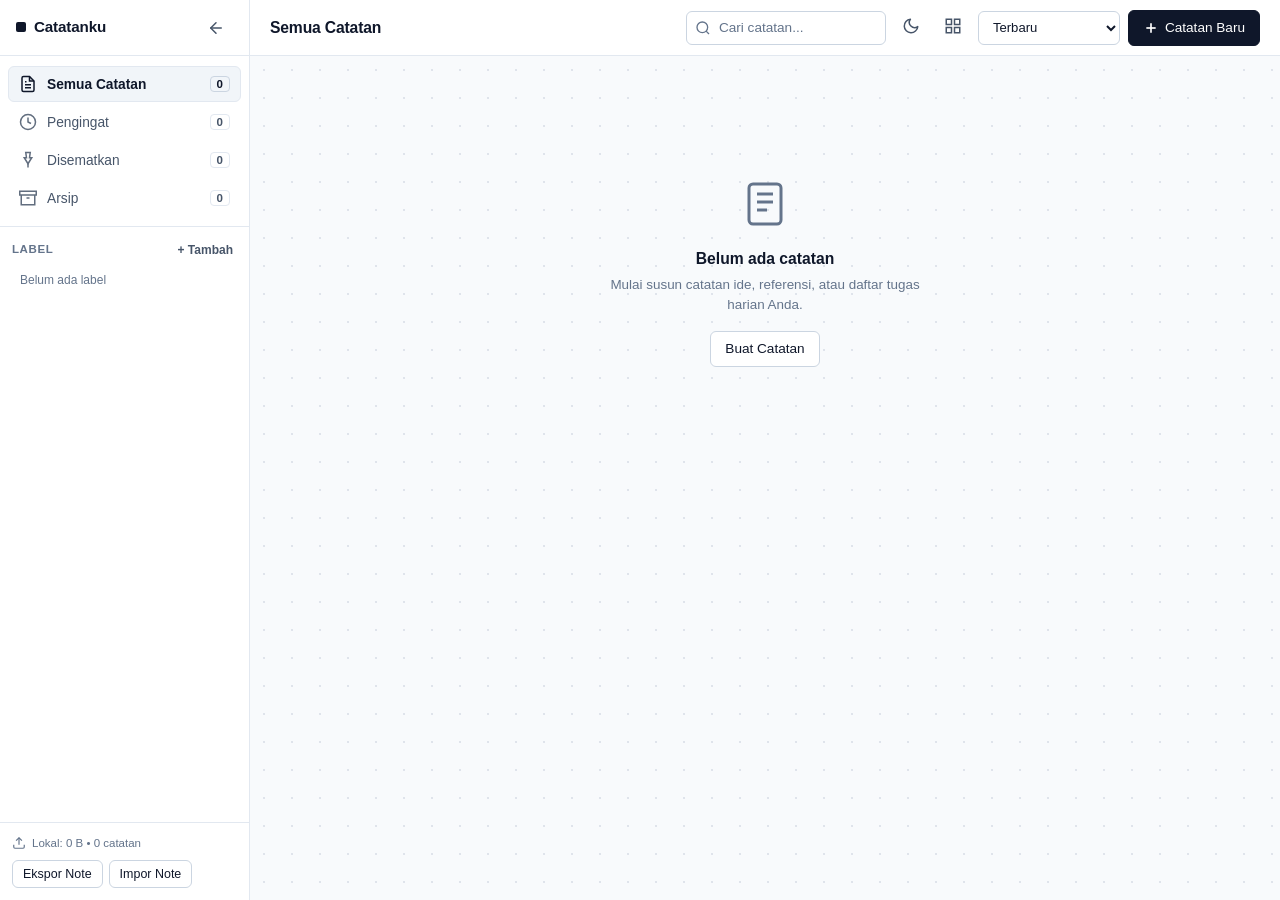
<file: index.html>
<!doctype html>
<html lang="id">
  <head>
    <meta charset="UTF-8" />
    <meta
      name="viewport"
      content="width=device-width, initial-scale=1.0, maximum-scale=1.0, user-scalable=no, viewport-fit=cover"
    />

    <!-- PWA Meta Tags -->
    <meta name="theme-color" content="#0f172a" />
    <meta name="mobile-web-app-capable" content="yes" />
    <meta name="apple-mobile-web-app-capable" content="yes" />
    <meta
      name="apple-mobile-web-app-status-bar-style"
      content="black-translucent"
    />
    <meta name="apple-mobile-web-app-title" content="Catatanku" />
    <meta name="application-name" content="Catatanku" />
    <meta
      name="description"
      content="Aplikasi catatan dan pengingat pribadi berbasis offline dengan penyimpanan lokal."
    />
    <meta name="format-detection" content="telephone=no" />

    <!-- PWA Manifest -->
    <link rel="manifest" href="manifest.json" />

    <!-- Icons -->
    <link rel="icon" type="image/svg+xml" href="icons/icon.svg" />
    <link rel="apple-touch-icon" href="icons/icon-192.png" />

    <title>Catatanku</title>
    <link rel="stylesheet" href="style.css" />
  </head>
  <body>
    <div class="app-container">
      <!-- Sidebar -->
      <aside class="sidebar" id="sidebar">
        <div class="sidebar-header">
          <div class="brand">
            <span class="brand-mark"></span>
            <span class="brand-title">Catatanku</span>
          </div>
          <button
            class="btn-icon sidebar-toggle-btn"
            id="closeSidebar"
            aria-label="Sembunyikan menu samping"
            title="Sembunyikan menu samping"
          >
            <svg
              width="18"
              height="18"
              viewBox="0 0 24 24"
              fill="none"
              stroke="currentColor"
              stroke-width="2"
              stroke-linecap="round"
              stroke-linejoin="round"
            >
              <line x1="19" y1="12" x2="5" y2="12" />
              <polyline points="12 19 5 12 12 5" />
            </svg>
          </button>
        </div>

        <div class="sidebar-nav">
          <button class="nav-item active" data-filter="all">
            <svg
              class="nav-icon"
              width="18"
              height="18"
              viewBox="0 0 24 24"
              fill="none"
              stroke="currentColor"
              stroke-width="2"
            >
              <path d="M14 2H6a2 2 0 00-2 2v16a2 2 0 002 2h12a2 2 0 002-2V8z" />
              <path d="M14 2v6h6" />
              <path d="M16 13H8" />
              <path d="M16 17H8" />
              <path d="M10 9H8" />
            </svg>
            <span>Semua Catatan</span>
            <span class="badge" id="badgeAll">0</span>
          </button>
          <button class="nav-item" data-filter="reminder">
            <svg
              class="nav-icon"
              width="18"
              height="18"
              viewBox="0 0 24 24"
              fill="none"
              stroke="currentColor"
              stroke-width="2"
            >
              <circle cx="12" cy="12" r="10" />
              <path d="M12 6v6l4 2" />
            </svg>
            <span>Pengingat</span>
            <span class="badge" id="badgeReminder">0</span>
          </button>
          <button class="nav-item" data-filter="pinned">
            <svg
              class="nav-icon"
              width="18"
              height="18"
              viewBox="0 0 24 24"
              fill="none"
              stroke="currentColor"
              stroke-width="2"
            >
              <path d="M12 17v5" />
              <path d="M9 2h6l-1 7h3l-5 8-5-8h3z" />
            </svg>
            <span>Disematkan</span>
            <span class="badge" id="badgePinned">0</span>
          </button>
          <button class="nav-item" data-filter="archived">
            <svg
              class="nav-icon"
              width="18"
              height="18"
              viewBox="0 0 24 24"
              fill="none"
              stroke="currentColor"
              stroke-width="2"
            >
              <path d="M21 8v13H3V8" />
              <path d="M1 3h22v5H1z" />
              <path d="M10 12h4" />
            </svg>
            <span>Arsip</span>
            <span class="badge" id="badgeArchived">0</span>
          </button>
        </div>

        <div class="sidebar-section">
          <div class="sidebar-section-header">
            <h3>Label</h3>
            <button class="btn-text" id="addLabelBtn" title="Tambah label">
              + Tambah
            </button>
          </div>
          <div id="labelList" class="label-list">
            <!-- Labels rendered here -->
          </div>
        </div>

        <div class="sidebar-footer">
          <div class="storage-info">
            <svg
              width="14"
              height="14"
              viewBox="0 0 24 24"
              fill="none"
              stroke="currentColor"
              stroke-width="2"
            >
              <path d="M21 15v4a2 2 0 01-2 2H5a2 2 0 01-2-2v-4" />
              <polyline points="17 8 12 3 7 8" />
              <line x1="12" y1="3" x2="12" y2="15" />
            </svg>
            <span id="storageInfo">Data tersimpan lokal</span>
          </div>
          <div class="pwa-actions">
            <button
              class="btn btn-secondary btn-sm"
              id="exportBtn"
              title="Cadangkan catatan ke file JSON"
            >
              Ekspor Note
            </button>
            <button
              class="btn btn-secondary btn-sm"
              id="importBtn"
              title="Pulihkan catatan dari file JSON"
            >
              Impor Note
            </button>
          </div>
          <input
            type="file"
            id="importFile"
            accept=".json"
            style="display: none"
          />
        </div>
      </aside>

      <!-- Sidebar Overlay (mobile) -->
      <div class="sidebar-overlay" id="sidebarOverlay"></div>

      <!-- Main Content -->
      <main class="main-content">
        <!-- Top Bar -->
        <header class="topbar">
          <div class="topbar-left">
            <button
              class="btn-icon"
              id="openSidebar"
              aria-label="Buka menu navigasi"
            >
              <svg
                width="20"
                height="20"
                viewBox="0 0 24 24"
                fill="none"
                stroke="currentColor"
                stroke-width="2"
              >
                <line x1="3" y1="12" x2="21" y2="12" />
                <line x1="3" y1="6" x2="21" y2="6" />
                <line x1="3" y1="18" x2="21" y2="18" />
              </svg>
            </button>
            <h2 id="pageTitle">Semua Catatan</h2>
          </div>

          <div class="topbar-right">
            <div class="search-box">
              <svg
                class="search-icon"
                width="16"
                height="16"
                viewBox="0 0 24 24"
                fill="none"
                stroke="currentColor"
                stroke-width="2"
              >
                <circle cx="11" cy="11" r="8" />
                <line x1="21" y1="21" x2="16.65" y2="16.65" />
              </svg>
              <input
                type="text"
                id="searchInput"
                placeholder="Cari catatan..."
                aria-label="Cari catatan"
              />
            </div>
            <button
              class="btn-icon"
              id="themeToggle"
              aria-label="Ganti mode terang atau gelap"
              title="Ganti mode tema (Terang / Gelap)"
            >
              <span id="themeIcon">
                <svg
                  width="18"
                  height="18"
                  viewBox="0 0 24 24"
                  fill="none"
                  stroke="currentColor"
                  stroke-width="2"
                  stroke-linecap="round"
                  stroke-linejoin="round"
                >
                  <path d="M21 12.79A9 9 0 1 1 11.21 3 7 7 0 0 0 21 12.79z" />
                </svg>
              </span>
            </button>
            <button
              class="btn-icon"
              id="toggleView"
              aria-label="Ganti tampilan grid atau list"
              title="Ubah tampilan"
            >
              <span id="viewIcon">
                <svg
                  width="18"
                  height="18"
                  viewBox="0 0 24 24"
                  fill="none"
                  stroke="currentColor"
                  stroke-width="2"
                >
                  <rect x="3" y="3" width="7" height="7" />
                  <rect x="14" y="3" width="7" height="7" />
                  <rect x="14" y="14" width="7" height="7" />
                  <rect x="3" y="14" width="7" height="7" />
                </svg>
              </span>
            </button>
            <div class="sort-wrapper">
              <select
                id="sortSelect"
                class="sort-select"
                title="Urutkan catatan"
                aria-label="Urutkan catatan"
              >
                <option value="newest">Terbaru</option>
                <option value="oldest">Terlama</option>
                <option value="alpha">A – Z</option>
                <option value="reminder">Waktu Pengingat</option>
              </select>
            </div>
            <button class="btn btn-primary btn-new-note" id="topbarNewNote">
              <svg
                width="16"
                height="16"
                viewBox="0 0 24 24"
                fill="none"
                stroke="currentColor"
                stroke-width="2.5"
              >
                <line x1="12" y1="5" x2="12" y2="19" />
                <line x1="5" y1="12" x2="19" y2="12" />
              </svg>
              <span>Catatan Baru</span>
            </button>
          </div>
        </header>

        <!-- Offline Banner -->
        <div class="offline-banner" id="offlineBanner" style="display: none">
          <svg
            width="16"
            height="16"
            viewBox="0 0 24 24"
            fill="none"
            stroke="currentColor"
            stroke-width="2"
          >
            <line x1="1" y1="1" x2="23" y2="23" />
            <path d="M16.72 11.06A10.94 10.94 0 0119 12.55" />
            <path d="M5 12.55a10.94 10.94 0 015.17-2.39" />
            <path d="M10.71 5.05A16 16 0 0122.58 9" />
            <path d="M1.42 9a15.91 15.91 0 014.7-2.88" />
            <path d="M8.53 16.11a6 6 0 016.95 0" />
            <line x1="12" y1="20" x2="12.01" y2="20" />
          </svg>
          <span>Mode Offline — Seluruh data tetap tersimpan secara lokal</span>
        </div>

        <!-- Install Banner -->
        <div class="install-banner" id="installBanner" style="display: none">
          <div class="install-banner-text">
            <strong>Pasang Catatanku di Perangkat</strong>
            <span
              >Akses cepat dari layar utama dan dapat digunakan saat
              offline</span
            >
          </div>
          <div class="install-banner-actions">
            <button class="btn btn-secondary btn-sm" id="installBtn">
              Pasang
            </button>
            <button
              class="btn-icon btn-sm"
              id="dismissInstall"
              aria-label="Tutup pemberitahuan"
            >
              <svg
                width="16"
                height="16"
                viewBox="0 0 24 24"
                fill="none"
                stroke="currentColor"
                stroke-width="2"
              >
                <path d="M18 6L6 18M6 6l12 12" />
              </svg>
            </button>
          </div>
        </div>

        <!-- Notes Grid -->
        <div class="notes-container" id="notesContainer">
          <div class="notes-grid" id="notesGrid">
            <!-- Notes rendered here -->
          </div>
          <div class="empty-state" id="emptyState" style="display: none">
            <div class="empty-illustration">
              <svg
                width="48"
                height="48"
                viewBox="0 0 24 24"
                fill="none"
                stroke="currentColor"
                stroke-width="1.5"
              >
                <rect x="4" y="2" width="16" height="20" rx="2" />
                <line x1="8" y1="7" x2="16" y2="7" />
                <line x1="8" y1="11" x2="16" y2="11" />
                <line x1="8" y1="15" x2="13" y2="15" />
              </svg>
            </div>
            <h3 id="emptyTitle">Belum ada catatan</h3>
            <p id="emptyDesc">Mulai buat catatan atau daftar tugas baru.</p>
            <button class="btn btn-secondary" onclick="openNewNote()">
              Buat Catatan
            </button>
          </div>
        </div>

        <!-- Mobile Action Button -->
        <button
          class="fab"
          id="fabAdd"
          title="Catatan Baru"
          aria-label="Tambah catatan baru"
        >
          <svg
            width="22"
            height="22"
            viewBox="0 0 24 24"
            fill="none"
            stroke="currentColor"
            stroke-width="2.5"
          >
            <line x1="12" y1="5" x2="12" y2="19" />
            <line x1="5" y1="12" x2="19" y2="12" />
          </svg>
        </button>
      </main>
    </div>

    <!-- Modal: Note Editor -->
    <div class="modal-overlay" id="noteModal" role="dialog" aria-modal="true">
      <div class="modal" id="noteModalContent">
        <div class="modal-header">
          <h2 id="modalTitle">Catatan Baru</h2>
          <button class="btn-icon" id="closeModal" aria-label="Tutup modal">
            <svg
              width="18"
              height="18"
              viewBox="0 0 24 24"
              fill="none"
              stroke="currentColor"
              stroke-width="2"
            >
              <path d="M18 6L6 18M6 6l12 12" />
            </svg>
          </button>
        </div>
        <div class="modal-body">
          <div class="form-group">
            <input
              type="text"
              id="noteTitle"
              placeholder="Judul catatan"
              class="input-title"
              maxlength="120"
            />
          </div>

          <div class="form-group color-select-group">
            <span class="control-label">Aksen Warna</span>
            <div class="color-options" id="colorOptions">
              <button
                class="color-dot active"
                data-color="#ffffff"
                style="background: #ffffff"
                title="Netral"
              ></button>
              <button
                class="color-dot"
                data-color="#f8fafc"
                style="background: #f1f5f9"
                title="Slate"
              ></button>
              <button
                class="color-dot"
                data-color="#fefce8"
                style="background: #fef08a"
                title="Kuning"
              ></button>
              <button
                class="color-dot"
                data-color="#f0fdf4"
                style="background: #bbf7d0"
                title="Hijau"
              ></button>
              <button
                class="color-dot"
                data-color="#eff6ff"
                style="background: #bfdbfe"
                title="Biru"
              ></button>
              <button
                class="color-dot"
                data-color="#fdf2f8"
                style="background: #fbcfe8"
                title="Mawar"
              ></button>
              <button
                class="color-dot"
                data-color="#faf5ff"
                style="background: #e9d5ff"
                title="Ungu"
              ></button>
              <button
                class="color-dot"
                data-color="#fff7ed"
                style="background: #fed7aa"
                title="Amber"
              ></button>
            </div>
          </div>

          <div class="form-group">
            <textarea
              id="noteContent"
              placeholder="Ketik isi catatan di sini..."
              rows="8"
            ></textarea>
          </div>

          <div class="form-group checklist-section">
            <label class="toggle-control">
              <input type="checkbox" id="enableChecklist" />
              <span class="toggle-text">Aktifkan Daftar Tugas (Checklist)</span>
            </label>
            <div
              id="checklistContainer"
              class="checklist-container"
              style="display: none"
            >
              <div id="checklistItems"></div>
              <div class="checklist-add">
                <input
                  type="text"
                  id="checklistInput"
                  placeholder="Tambah butir tugas..."
                />
                <button
                  class="btn btn-secondary btn-sm"
                  id="addChecklistItem"
                  type="button"
                >
                  Tambah
                </button>
              </div>
            </div>
          </div>

          <div class="form-group reminder-section">
            <label class="toggle-control">
              <input type="checkbox" id="enableReminder" />
              <span class="toggle-text">Atur Pengingat Waktu</span>
            </label>
            <div
              id="reminderFields"
              class="reminder-fields"
              style="display: none"
            >
              <input
                type="datetime-local"
                id="reminderDate"
                class="input-control"
              />
              <select id="reminderRepeat" class="input-control">
                <option value="none">Satu kali (tidak berulang)</option>
                <option value="daily">Setiap hari</option>
                <option value="weekly">Setiap minggu</option>
                <option value="monthly">Setiap bulan</option>
              </select>
            </div>
          </div>

          <div class="form-group">
            <span class="control-label">Label Kategori</span>
            <div id="labelSelector" class="label-chips">
              <!-- Label chips rendered here -->
            </div>
          </div>
        </div>
        <div class="modal-footer">
          <button class="btn btn-secondary" id="cancelNote">Batal</button>
          <button class="btn btn-primary" id="saveNote">Simpan Catatan</button>
        </div>
      </div>
    </div>

    <!-- Modal: Label Editor -->
    <div class="modal-overlay" id="labelModal" role="dialog" aria-modal="true">
      <div class="modal modal-sm">
        <div class="modal-header">
          <h2>Tambah Label</h2>
          <button class="btn-icon close-label-modal" aria-label="Tutup modal">
            <svg
              width="18"
              height="18"
              viewBox="0 0 24 24"
              fill="none"
              stroke="currentColor"
              stroke-width="2"
            >
              <path d="M18 6L6 18M6 6l12 12" />
            </svg>
          </button>
        </div>
        <div class="modal-body">
          <div class="form-group">
            <label class="control-label" for="labelName">Nama Label</label>
            <input
              type="text"
              id="labelName"
              placeholder="Contoh: Pekerjaan, Ide, Belanja"
              maxlength="30"
              class="input-control"
            />
          </div>
          <div class="form-group">
            <span class="control-label">Warna Label</span>
            <div class="color-options" id="labelColorOptions">
              <button
                class="color-dot active"
                data-color="#dc2626"
                style="background: #dc2626"
              ></button>
              <button
                class="color-dot"
                data-color="#2563eb"
                style="background: #2563eb"
              ></button>
              <button
                class="color-dot"
                data-color="#16a34a"
                style="background: #16a34a"
              ></button>
              <button
                class="color-dot"
                data-color="#d97706"
                style="background: #d97706"
              ></button>
              <button
                class="color-dot"
                data-color="#7c3aed"
                style="background: #7c3aed"
              ></button>
              <button
                class="color-dot"
                data-color="#475569"
                style="background: #475569"
              ></button>
            </div>
          </div>
        </div>
        <div class="modal-footer">
          <button class="btn btn-secondary close-label-modal">Batal</button>
          <button class="btn btn-primary" id="saveLabel">Simpan Label</button>
        </div>
      </div>
    </div>

    <!-- Modal: Confirm Delete -->
    <div class="modal-overlay" id="deleteModal" role="dialog" aria-modal="true">
      <div class="modal modal-sm">
        <div class="modal-header">
          <h2>Hapus Catatan</h2>
          <button class="btn-icon close-delete-modal" aria-label="Tutup modal">
            <svg
              width="18"
              height="18"
              viewBox="0 0 24 24"
              fill="none"
              stroke="currentColor"
              stroke-width="2"
            >
              <path d="M18 6L6 18M6 6l12 12" />
            </svg>
          </button>
        </div>
        <div class="modal-body">
          <p>
            Catatan ini akan dihapus secara permanen dari perangkat lokal.
            Tindakan ini tidak dapat dibatalkan.
          </p>
        </div>
        <div class="modal-footer">
          <button class="btn btn-secondary close-delete-modal">Batal</button>
          <button class="btn btn-danger" id="confirmDelete">Hapus</button>
        </div>
      </div>
    </div>

    <!-- Toast Notification -->
    <div class="toast-container" id="toastContainer" aria-live="polite"></div>

    <!-- Reminder Alert -->
    <div
      class="reminder-alert-overlay"
      id="reminderAlert"
      style="display: none"
      role="dialog"
      aria-modal="true"
    >
      <div class="reminder-alert">
        <div class="reminder-alert-icon">
          <svg
            width="32"
            height="32"
            viewBox="0 0 24 24"
            fill="none"
            stroke="currentColor"
            stroke-width="2"
          >
            <circle cx="12" cy="12" r="10" />
            <path d="M12 6v6l4 2" />
          </svg>
        </div>
        <h3 id="reminderAlertTitle">Pengingat Waktu</h3>
        <p id="reminderAlertText">Waktu untuk catatan ini telah tiba.</p>
        <button class="btn btn-primary" id="dismissReminder">Selesai</button>
      </div>
    </div>

    <script src="app.js"></script>
  </body>
</html>
</file>
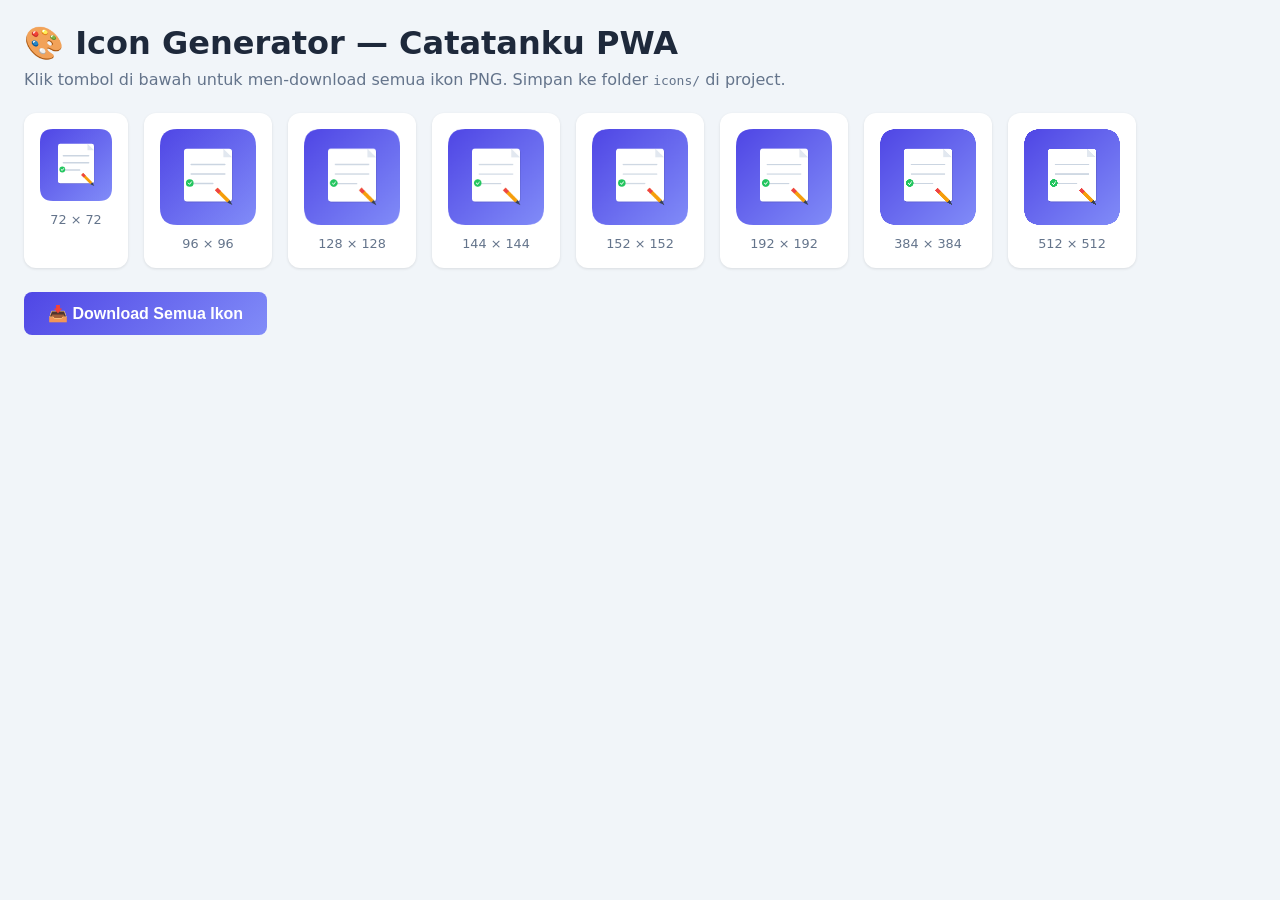
<file: generate-icons.html>
<!DOCTYPE html>
<html lang="id">
<head>
    <meta charset="UTF-8">
    <meta name="viewport" content="width=device-width, initial-scale=1.0">
    <title>Icon Generator - Catatanku</title>
    <style>
        * { box-sizing: border-box; margin: 0; padding: 0; }
        body { font-family: 'Segoe UI', system-ui, sans-serif; background: #f1f5f9; padding: 24px; }
        h1 { color: #1e293b; margin-bottom: 8px; }
        p { color: #64748b; margin-bottom: 24px; }
        .icons { display: flex; flex-wrap: wrap; gap: 16px; margin-bottom: 24px; }
        .icon-item { background: white; border-radius: 12px; padding: 16px; text-align: center; box-shadow: 0 1px 3px rgba(0,0,0,0.1); }
        .icon-item canvas { display: block; margin: 0 auto 8px; border-radius: 8px; }
        .icon-item span { font-size: 0.8rem; color: #64748b; }
        .btn { padding: 12px 24px; background: linear-gradient(135deg, #4f46e5, #818cf8); color: white; border: none; border-radius: 8px; font-size: 1rem; font-weight: 600; cursor: pointer; }
        .btn:hover { box-shadow: 0 4px 12px rgba(79,70,229,0.4); }
        .status { margin-top: 16px; color: #22c55e; font-weight: 600; display: none; }
    </style>
</head>
<body>
    <h1>🎨 Icon Generator — Catatanku PWA</h1>
    <p>Klik tombol di bawah untuk men-download semua ikon PNG. Simpan ke folder <code>icons/</code> di project.</p>
    <div class="icons" id="preview"></div>
    <button class="btn" onclick="downloadAll()">📥 Download Semua Ikon</button>
    <div class="status" id="status">✅ Semua ikon berhasil di-download!</div>

<script>
const sizes = [72, 96, 128, 144, 152, 192, 384, 512];

function roundRect(ctx, x, y, w, h, r) {
    ctx.beginPath();
    ctx.moveTo(x + r, y);
    ctx.lineTo(x + w - r, y);
    ctx.quadraticCurveTo(x + w, y, x + w, y + r);
    ctx.lineTo(x + w, y + h - r);
    ctx.quadraticCurveTo(x + w, y + h, x + w - r, y + h);
    ctx.lineTo(x + r, y + h);
    ctx.quadraticCurveTo(x, y + h, x, y + h - r);
    ctx.lineTo(x, y + r);
    ctx.quadraticCurveTo(x, y, x + r, y);
    ctx.closePath();
}

function createIcon(size) {
    const canvas = document.createElement('canvas');
    canvas.width = size;
    canvas.height = size;
    const ctx = canvas.getContext('2d');
    const s = size;

    // === Background ===
    roundRect(ctx, 0, 0, s, s, s * 0.18);
    const grad = ctx.createLinearGradient(0, 0, s, s);
    grad.addColorStop(0, '#4f46e5');
    grad.addColorStop(1, '#818cf8');
    ctx.fillStyle = grad;
    ctx.fill();

    // === Note paper ===
    const nw = s * 0.50, nh = s * 0.55;
    const nx = (s - nw) / 2, ny = (s - nh) / 2 - s * 0.02;
    const nr = s * 0.03;

    // Shadow
    ctx.fillStyle = 'rgba(0,0,0,0.12)';
    roundRect(ctx, nx + s*0.006, ny + s*0.01, nw, nh, nr);
    ctx.fill();

    // Paper
    ctx.fillStyle = '#ffffff';
    roundRect(ctx, nx, ny, nw, nh, nr);
    ctx.fill();

    // Fold corner
    const fold = s * 0.09;
    ctx.fillStyle = '#e2e8f0';
    ctx.beginPath();
    ctx.moveTo(nx + nw - fold, ny);
    ctx.lineTo(nx + nw, ny + fold);
    ctx.lineTo(nx + nw - fold, ny + fold);
    ctx.closePath();
    ctx.fill();

    // Lines
    ctx.strokeStyle = '#cbd5e1';
    ctx.lineWidth = Math.max(1.5, s * 0.012);
    ctx.lineCap = 'round';
    for (let i = 0; i < 3; i++) {
        const ly = ny + nh * 0.3 + i * nh * 0.18;
        const lx1 = nx + nw * 0.15;
        const lx2 = i === 2 ? nx + nw * 0.6 : nx + nw * 0.85;
        ctx.beginPath();
        ctx.moveTo(lx1, ly);
        ctx.lineTo(lx2, ly);
        ctx.stroke();
    }

    // === Pencil ===
    ctx.save();
    ctx.translate(nx + nw * 0.80, ny + nh * 0.88);
    ctx.rotate(-Math.PI / 4);
    const pw = s * 0.038, pl = s * 0.18;

    // Body
    ctx.fillStyle = '#f59e0b';
    ctx.fillRect(-pw/2, -pl/2, pw, pl);
    // Eraser
    ctx.fillStyle = '#ef4444';
    ctx.fillRect(-pw/2, -pl/2, pw, pw * 1.3);
    // Tip
    ctx.fillStyle = '#374151';
    ctx.beginPath();
    ctx.moveTo(-pw/2, pl/2);
    ctx.lineTo(pw/2, pl/2);
    ctx.lineTo(0, pl/2 + pw * 1.5);
    ctx.closePath();
    ctx.fill();
    ctx.restore();

    // === Checkmark badge ===
    const bx = nx + nw * 0.12, by = ny + nh * 0.65;
    const br = s * 0.04;
    ctx.fillStyle = '#22c55e';
    ctx.beginPath();
    ctx.arc(bx, by, br, 0, Math.PI * 2);
    ctx.fill();

    // Checkmark
    ctx.strokeStyle = '#ffffff';
    ctx.lineWidth = Math.max(1, s * 0.008);
    ctx.lineCap = 'round';
    ctx.lineJoin = 'round';
    ctx.beginPath();
    ctx.moveTo(bx - br*0.4, by);
    ctx.lineTo(bx - br*0.05, by + br*0.35);
    ctx.lineTo(bx + br*0.45, by - br*0.3);
    ctx.stroke();

    return canvas;
}

// Preview
const preview = document.getElementById('preview');
const canvases = {};

sizes.forEach(size => {
    const canvas = createIcon(size);
    canvases[size] = canvas;

    const div = document.createElement('div');
    div.className = 'icon-item';

    // Show scaled preview (max 96px display)
    const displaySize = Math.min(size, 96);
    canvas.style.width = displaySize + 'px';
    canvas.style.height = displaySize + 'px';

    div.appendChild(canvas);
    const span = document.createElement('span');
    span.textContent = size + ' × ' + size;
    div.appendChild(span);
    preview.appendChild(div);
});

function downloadAll() {
    let i = 0;
    sizes.forEach(size => {
        setTimeout(() => {
            const canvas = canvases[size];
            const link = document.createElement('a');
            link.download = 'icon-' + size + '.png';
            link.href = canvas.toDataURL('image/png');
            link.click();
        }, i * 300);
        i++;
    });

    setTimeout(() => {
        document.getElementById('status').style.display = 'block';
    }, sizes.length * 300 + 200);
}
</script>
</body>
</html>
</file>
<file: style.css>
/* ===== Anti-Slop Design System: Disciplined Utility & Editorial UI ===== */
:root {
    --bg: #f8fafc;
    --surface: #ffffff;
    --surface-subtle: #f1f5f9;
    --surface-hover: #e2e8f0;
    --border: #e2e8f0;
    --border-strong: #cbd5e1;
    --border-focus: #0f172a;

    --text: #0f172a;
    --text-secondary: #475569;
    --text-muted: #64748b;

    --primary: #0f172a;
    --primary-hover: #1e293b;
    --primary-text: #ffffff;

    --accent: #2563eb;
    --danger: #dc2626;
    --danger-hover: #b91c1c;
    --success: #16a34a;
    --warning: #d97706;

    --radius-xs: 4px;
    --radius-sm: 6px;
    --radius-md: 8px;
    --radius-lg: 12px;

    --shadow-hairline: 0 1px 2px rgba(15, 23, 42, 0.05);
    --shadow-dropdown: 0 4px 12px rgba(15, 23, 42, 0.08), 0 1px 3px rgba(15, 23, 42, 0.06);
    --shadow-modal: 0 12px 36px rgba(15, 23, 42, 0.16), 0 2px 6px rgba(15, 23, 42, 0.08);

    --sidebar-width: 250px;
    --topbar-height: 56px;
    
    /* Tactile Motion Tokens */
    --duration-fast: 120ms;
    --duration-normal: 180ms;
    --ease-out-snappy: cubic-bezier(0.16, 1, 0.3, 1);
    --ease-in-out: cubic-bezier(0.4, 0, 0.2, 1);
    --transition: 0.14s cubic-bezier(0.4, 0, 0.2, 1);

    --safe-top: env(safe-area-inset-top, 0px);
    --safe-bottom: env(safe-area-inset-bottom, 0px);
}

/* ===== Dark Mode Theme Tokens (Purposeful Slate Palette) ===== */
[data-theme="dark"] {
    --bg: #090d16;
    --surface: #111827;
    --surface-subtle: #1e293b;
    --surface-hover: #334155;
    --border: #1e293b;
    --border-strong: #334155;
    --border-focus: #f8fafc;

    --text: #f8fafc;
    --text-secondary: #94a3b8;
    --text-muted: #64748b;

    --primary: #f8fafc;
    --primary-hover: #e2e8f0;
    --primary-text: #0f172a;

    --accent: #3b82f6;
    --danger: #ef4444;
    --danger-hover: #dc2626;
    --success: #22c55e;
    --warning: #f59e0b;

    --shadow-hairline: 0 1px 3px rgba(0, 0, 0, 0.45);
    --shadow-dropdown: 0 6px 18px rgba(0, 0, 0, 0.55), 0 2px 4px rgba(0, 0, 0, 0.4);
    --shadow-modal: 0 16px 40px rgba(0, 0, 0, 0.75), 0 4px 10px rgba(0, 0, 0, 0.5);
}

[data-theme="dark"] .notes-container {
    background-image: radial-gradient(rgba(255, 255, 255, 0.08) 1px, transparent 1px);
}

[data-theme="dark"] textarea,
[data-theme="dark"] .input-control,
[data-theme="dark"] .sort-select,
[data-theme="dark"] .search-box input,
[data-theme="dark"] .checklist-add input {
    background: #0b1120;
    color: #f8fafc;
    border-color: #334155;
}

[data-theme="dark"] textarea:focus,
[data-theme="dark"] .input-control:focus,
[data-theme="dark"] .sort-select:focus,
[data-theme="dark"] .search-box input:focus,
[data-theme="dark"] .checklist-add input:focus {
    border-color: #f8fafc;
}

[data-theme="dark"] .offline-banner {
    background: #78350f;
    border-color: #92400e;
    color: #fef3c7;
}

[data-theme="dark"] .reminder-alert-icon {
    background: #78350f;
    color: #fef3c7;
}

[data-theme="dark"] .checklist-container {
    background: #0b1120;
    border-color: #1e293b;
}

[data-theme="dark"] .checklist-item {
    border-color: #1e293b;
}

[data-theme="dark"] .note-card {
    background-color: var(--card-dark-bg, #111827) !important;
    border-color: #1e293b;
}

[data-theme="dark"] .note-card[data-has-custom-color="true"] {
    border-left: 3px solid var(--card-light-bg);
}

[data-theme="dark"] .note-card .note-card-title {
    color: #f8fafc !important;
}

[data-theme="dark"] .note-card .note-card-content {
    color: #94a3b8 !important;
}

[data-theme="dark"] .note-card .note-card-date {
    color: #64748b !important;
}

[data-theme="dark"] .note-card:hover {
    border-color: #475569;
}

*, *::before, *::after {
    box-sizing: border-box;
    margin: 0;
    padding: 0;
}

html {
    -webkit-text-size-adjust: 100%;
    -webkit-tap-highlight-color: transparent;
}

body {
    font-family: -apple-system, BlinkMacSystemFont, "Segoe UI", Roboto, "Helvetica Neue", Arial, sans-serif;
    background: var(--bg);
    color: var(--text);
    line-height: 1.5;
    overflow: hidden;
    height: 100vh;
    height: 100dvh;
    overscroll-behavior-y: contain;
    -webkit-font-smoothing: antialiased;
}

/* ===== Accessible Focus Rings ===== */
:focus-visible {
    outline: 2px solid var(--border-focus);
    outline-offset: 2px;
}

/* ===== Scrollbar ===== */
::-webkit-scrollbar { width: 6px; height: 6px; }
::-webkit-scrollbar-track { background: transparent; }
::-webkit-scrollbar-thumb { background: var(--border-strong); border-radius: var(--radius-xs); }
::-webkit-scrollbar-thumb:hover { background: var(--text-muted); }

/* ===== App Layout ===== */
.app-container {
    display: flex;
    height: 100vh;
    height: 100dvh;
    padding-top: var(--safe-top);
}

/* ===== Sidebar ===== */
.sidebar {
    width: var(--sidebar-width);
    background: var(--surface);
    border-right: 1px solid var(--border);
    display: flex;
    flex-direction: column;
    z-index: 100;
    overflow-y: auto;
    flex-shrink: 0;
    transition: margin-left 0.22s cubic-bezier(0.16, 1, 0.3, 1), transform 0.22s cubic-bezier(0.16, 1, 0.3, 1);
}

.sidebar.collapsed {
    margin-left: calc(-1 * var(--sidebar-width));
}

.sidebar-header {
    height: var(--topbar-height);
    padding: 0 16px;
    display: flex;
    align-items: center;
    justify-content: space-between;
    border-bottom: 1px solid var(--border);
    flex-shrink: 0;
}

.brand {
    display: flex;
    align-items: center;
    gap: 8px;
}

.brand-mark {
    width: 10px;
    height: 10px;
    background: var(--primary);
    border-radius: 2px;
}

.brand-title {
    font-size: 0.95rem;
    font-weight: 700;
    letter-spacing: -0.01em;
    color: var(--text);
}

.sidebar-toggle-btn {
    display: inline-flex;
}

.sidebar-toggle-btn svg {
    transition: transform 0.15s ease-out;
}

.sidebar-toggle-btn:hover svg {
    transform: translateX(-2px);
}

.sidebar-nav {
    padding: 10px 8px;
    display: flex;
    flex-direction: column;
    gap: 2px;
}

.nav-item {
    display: flex;
    align-items: center;
    gap: 10px;
    width: 100%;
    padding: 8px 10px;
    border: 1px solid transparent;
    background: transparent;
    border-radius: var(--radius-sm);
    cursor: pointer;
    font-size: 0.86rem;
    font-weight: 500;
    color: var(--text-secondary);
    transition: background var(--transition), color var(--transition), border-color var(--transition);
    text-align: left;
}

.nav-item:hover {
    background: var(--surface-subtle);
    color: var(--text);
}

.nav-item.active {
    background: var(--surface-subtle);
    color: var(--text);
    font-weight: 600;
    border-color: var(--border);
}

.nav-icon {
    flex-shrink: 0;
    opacity: 0.85;
}

.nav-item.active .nav-icon {
    opacity: 1;
}

.badge {
    margin-left: auto;
    background: transparent;
    border: 1px solid var(--border);
    color: var(--text-secondary);
    font-size: 0.72rem;
    font-variant-numeric: tabular-nums;
    padding: 1px 6px;
    border-radius: var(--radius-xs);
    font-weight: 600;
}

.nav-item.active .badge {
    border-color: var(--border-strong);
    color: var(--text);
}

.sidebar-section {
    padding: 14px 12px;
    border-top: 1px solid var(--border);
    flex: 1;
    overflow-y: auto;
}

.sidebar-section-header {
    display: flex;
    align-items: center;
    justify-content: space-between;
    margin-bottom: 8px;
}

.sidebar-section h3 {
    font-size: 0.72rem;
    font-weight: 600;
    text-transform: uppercase;
    letter-spacing: 0.05em;
    color: var(--text-muted);
}

.label-list {
    display: flex;
    flex-direction: column;
    gap: 2px;
}

.label-item {
    display: flex;
    align-items: center;
    gap: 8px;
    padding: 6px 8px;
    border-radius: var(--radius-sm);
    cursor: pointer;
    font-size: 0.82rem;
    color: var(--text-secondary);
    transition: background var(--transition);
    border: 1px solid transparent;
    background: none;
    width: 100%;
    text-align: left;
}

.label-item:hover {
    background: var(--surface-subtle);
    color: var(--text);
}

.label-item.active {
    background: var(--surface-subtle);
    border-color: var(--border);
    font-weight: 600;
    color: var(--text);
}

.label-dot {
    width: 8px;
    height: 8px;
    border-radius: 2px;
    flex-shrink: 0;
}

.label-item-name {
    flex: 1;
    overflow: hidden;
    text-overflow: ellipsis;
    white-space: nowrap;
}

.label-item .delete-label {
    opacity: 0;
    background: none;
    border: none;
    cursor: pointer;
    color: var(--text-muted);
    font-size: 0.8rem;
    padding: 2px 4px;
    border-radius: var(--radius-xs);
    transition: opacity var(--transition), color var(--transition);
}

.label-item:hover .delete-label {
    opacity: 1;
}

.label-item .delete-label:hover {
    color: var(--danger);
    background: #fee2e2;
}

.btn-text {
    background: none;
    border: none;
    color: var(--text-secondary);
    cursor: pointer;
    font-size: 0.75rem;
    font-weight: 600;
    padding: 2px 4px;
    border-radius: var(--radius-xs);
    transition: color var(--transition);
}

.btn-text:hover {
    color: var(--text);
}

/* Sidebar Footer */
.sidebar-footer {
    padding: 12px;
    border-top: 1px solid var(--border);
    background: var(--surface);
    flex-shrink: 0;
    display: flex;
    flex-direction: column;
    gap: 8px;
}

.storage-info {
    display: flex;
    align-items: center;
    gap: 6px;
    font-size: 0.72rem;
    color: var(--text-muted);
}

.pwa-actions {
    display: flex;
    gap: 6px;
}

/* Sidebar Overlay */
.sidebar-overlay {
    display: none;
    position: fixed;
    inset: 0;
    background: rgba(15, 23, 42, 0.4);
    z-index: 99;
}

.sidebar-overlay.active {
    display: block;
}

/* ===== Main Content ===== */
.main-content {
    flex: 1;
    display: flex;
    flex-direction: column;
    overflow: hidden;
    position: relative;
    min-width: 0;
    background: var(--bg);
}

/* ===== Topbar ===== */
.topbar {
    height: var(--topbar-height);
    padding: 0 20px;
    display: flex;
    align-items: center;
    justify-content: space-between;
    background: var(--surface);
    border-bottom: 1px solid var(--border);
    flex-shrink: 0;
    gap: 12px;
}

.topbar-left {
    display: flex;
    align-items: center;
    gap: 10px;
    min-width: 0;
}

.topbar-left h2 {
    font-size: 0.98rem;
    font-weight: 600;
    letter-spacing: -0.01em;
    color: var(--text);
    white-space: nowrap;
    overflow: hidden;
    text-overflow: ellipsis;
}

#openSidebar {
    display: none;
}

body.sidebar-is-collapsed #openSidebar {
    display: inline-flex;
}

.topbar-right {
    display: flex;
    align-items: center;
    gap: 8px;
    flex-shrink: 0;
}

.search-box {
    position: relative;
    display: flex;
    align-items: center;
}

.search-icon {
    position: absolute;
    left: 9px;
    color: var(--text-muted);
    pointer-events: none;
}

.search-box input {
    height: 34px;
    padding: 0 10px 0 32px;
    border: 1px solid var(--border-strong);
    border-radius: var(--radius-sm);
    font-size: 0.85rem;
    width: 200px;
    background: var(--surface);
    color: var(--text);
    outline: none;
    transition: border-color var(--transition), width var(--transition);
}

.search-box input:focus {
    border-color: var(--border-focus);
    width: 230px;
}

.search-box input::placeholder {
    color: var(--text-muted);
}

.sort-select {
    height: 34px;
    padding: 0 10px;
    border: 1px solid var(--border-strong);
    border-radius: var(--radius-sm);
    font-size: 0.82rem;
    background: var(--surface);
    color: var(--text);
    cursor: pointer;
    outline: none;
    font-family: inherit;
}

.sort-select:focus {
    border-color: var(--border-focus);
}

.btn-new-note {
    height: 34px;
    padding: 0 12px;
    font-size: 0.82rem;
}

/* ===== Offline Banner ===== */
.offline-banner {
    background: #fef3c7;
    border-bottom: 1px solid #fde68a;
    color: #92400e;
    padding: 8px 16px;
    font-size: 0.78rem;
    font-weight: 500;
    display: flex;
    align-items: center;
    gap: 8px;
    flex-shrink: 0;
}

/* ===== Install Banner ===== */
.install-banner {
    display: flex;
    align-items: center;
    justify-content: space-between;
    padding: 10px 18px;
    background: var(--surface);
    border-bottom: 1px solid var(--border);
    flex-shrink: 0;
    gap: 12px;
}

.install-banner-text {
    display: flex;
    flex-direction: column;
    min-width: 0;
}

.install-banner-text strong {
    font-size: 0.84rem;
    color: var(--text);
    font-weight: 600;
}

.install-banner-text span {
    font-size: 0.75rem;
    color: var(--text-muted);
}

.install-banner-actions {
    display: flex;
    align-items: center;
    gap: 6px;
    flex-shrink: 0;
}

/* ===== Base Buttons ===== */
.btn {
    height: 36px;
    padding: 0 14px;
    border: 1px solid transparent;
    border-radius: var(--radius-sm);
    cursor: pointer;
    font-size: 0.85rem;
    font-weight: 500;
    transition: background var(--transition), border-color var(--transition), color var(--transition), transform var(--duration-fast) var(--ease-out-snappy);
    display: inline-flex;
    align-items: center;
    justify-content: center;
    gap: 6px;
    font-family: inherit;
    white-space: nowrap;
}

.btn:active {
    transform: scale(0.98);
}

.btn-primary {
    background: var(--primary);
    color: var(--primary-text);
    border-color: var(--primary);
}

.btn-primary:hover {
    background: var(--primary-hover);
    border-color: var(--primary-hover);
}

.btn-secondary {
    background: var(--surface);
    border-color: var(--border-strong);
    color: var(--text);
}

.btn-secondary:hover {
    background: var(--surface-subtle);
    border-color: var(--text-muted);
}

.btn-danger {
    background: var(--danger);
    color: #ffffff;
    border-color: var(--danger);
}

.btn-danger:hover {
    background: var(--danger-hover);
    border-color: var(--danger-hover);
}

.btn-sm {
    height: 28px;
    padding: 0 10px;
    font-size: 0.78rem;
}

.btn-icon {
    width: 34px;
    height: 34px;
    border: 1px solid transparent;
    background: transparent;
    cursor: pointer;
    border-radius: var(--radius-sm);
    display: inline-flex;
    align-items: center;
    justify-content: center;
    color: var(--text-secondary);
    transition: background var(--transition), color var(--transition), border-color var(--transition), transform var(--duration-fast) var(--ease-out-snappy);
    flex-shrink: 0;
}

.btn-icon:hover {
    background: var(--surface-subtle);
    color: var(--text);
}

.btn-icon:active {
    transform: scale(0.94);
}

/* ===== Notes Grid Container (with Parallax Background) ===== */
.notes-container {
    flex: 1;
    overflow-y: auto;
    padding: 24px;
    -webkit-overflow-scrolling: touch;
    padding-bottom: calc(84px + var(--safe-bottom));
    background-color: var(--bg);
    background-image: radial-gradient(rgba(148, 163, 184, 0.25) 1px, transparent 1px);
    background-size: 28px 28px;
    background-position: 0 calc(var(--scroll-y, 0px) * -0.22);
    transition: background-position 0.05s linear;
}

.notes-grid {
    display: grid;
    grid-template-columns: repeat(auto-fill, minmax(280px, 1fr));
    gap: 14px;
    perspective: 1000px;
}

.notes-grid.list-view {
    grid-template-columns: 1fr;
    max-width: 760px;
    margin: 0 auto;
}

/* ===== Note Card (Slide-Up & Parallax 3D) ===== */
.note-card {
    background-color: var(--card-light-bg, var(--surface));
    border-radius: var(--radius-md);
    padding: 16px 18px;
    border: 1px solid var(--border);
    box-shadow: var(--shadow-hairline);
    cursor: pointer;
    position: relative;
    display: flex;
    flex-direction: column;
    gap: 10px;
    min-height: 120px;
    animation: noteSlideUp 0.38s cubic-bezier(0.16, 1, 0.3, 1) both;
    animation-delay: var(--enter-delay, 0ms);
    transition: border-color 0.18s ease-out, box-shadow 0.18s ease-out, transform 0.12s ease-out;
    transform-style: preserve-3d;
    will-change: transform, opacity;
}

@keyframes noteSlideUp {
    0% {
        opacity: 0;
        transform: translateY(28px);
    }
    100% {
        opacity: 1;
        transform: translateY(0);
    }
}

.note-card:hover {
    border-color: var(--border-strong);
    box-shadow: 0 10px 24px rgba(15, 23, 42, 0.08), 0 2px 6px rgba(15, 23, 42, 0.04);
}

.note-card:active {
    transform: scale(0.99) !important;
}

.note-card.is-pinned {
    border-top: 2px solid var(--primary);
}

.note-card-header {
    display: flex;
    align-items: flex-start;
    justify-content: space-between;
    gap: 8px;
}

.note-card-title {
    font-size: 0.92rem;
    font-weight: 600;
    color: #0f172a;
    word-break: break-word;
    line-height: 1.35;
}

.note-card-actions {
    display: flex;
    gap: 2px;
    opacity: 0;
    transform: translateX(4px);
    transition: opacity var(--duration-fast) ease-out, transform var(--duration-fast) var(--ease-out-snappy);
    flex-shrink: 0;
}

.note-card:hover .note-card-actions {
    opacity: 1;
    transform: translateX(0);
}

@media (hover: none) {
    .note-card-actions { opacity: 1; transform: none; }
}

.card-action-btn {
    width: 26px;
    height: 26px;
    border: 1px solid transparent;
    background: transparent;
    cursor: pointer;
    border-radius: var(--radius-xs);
    display: inline-flex;
    align-items: center;
    justify-content: center;
    color: var(--text-muted);
    transition: background var(--transition), color var(--transition), transform var(--duration-fast) var(--ease-out-snappy);
}

.card-action-btn:hover {
    background: var(--surface-subtle);
    color: var(--text);
}

.card-action-btn:active {
    transform: scale(0.9);
}

.card-action-btn.active {
    color: var(--primary);
}

.card-action-btn.danger:hover {
    color: var(--danger);
    background: #fee2e2;
}

.note-card-content {
    font-size: 0.84rem;
    color: #475569;
    line-height: 1.5;
    display: -webkit-box;
    -webkit-line-clamp: 4;
    -webkit-box-orient: vertical;
    overflow: hidden;
    word-break: break-word;
    white-space: pre-wrap;
}

/* Checklist Preview inside Card */
.note-card-checklist {
    display: flex;
    flex-direction: column;
    gap: 5px;
    padding: 4px 0;
}

.checklist-preview-item {
    display: flex;
    align-items: center;
    gap: 7px;
    font-size: 0.8rem;
    color: var(--text-secondary);
}

.checklist-preview-item.checked {
    text-decoration: line-through;
    color: var(--text-muted);
}

.preview-checkbox {
    width: 14px;
    height: 14px;
    border-radius: 3px;
    border: 1px solid var(--border-strong);
    display: inline-flex;
    align-items: center;
    justify-content: center;
    flex-shrink: 0;
}

.checklist-preview-item.checked .preview-checkbox {
    background: var(--text-muted);
    border-color: var(--text-muted);
    color: #ffffff;
}

.checklist-counter {
    font-size: 0.72rem;
    color: var(--text-muted);
    font-variant-numeric: tabular-nums;
    margin-top: 2px;
}

/* Note Footer */
.note-card-footer {
    display: flex;
    align-items: center;
    justify-content: space-between;
    margin-top: auto;
    padding-top: 8px;
    border-top: 1px solid var(--border);
    gap: 8px;
    font-size: 0.74rem;
}

.note-card-date {
    color: var(--text-muted);
}

.note-card-reminder {
    display: inline-flex;
    align-items: center;
    gap: 4px;
    font-weight: 500;
    color: var(--text-secondary);
    background: var(--surface-subtle);
    border: 1px solid var(--border);
    padding: 2px 6px;
    border-radius: var(--radius-xs);
    font-variant-numeric: tabular-nums;
}

.note-card-reminder.overdue {
    color: var(--danger);
    background: #fef2f2;
    border-color: #fecaca;
}

.note-card-labels {
    display: flex;
    gap: 4px;
    flex-wrap: wrap;
}

.note-label-chip {
    font-size: 0.68rem;
    font-weight: 600;
    padding: 2px 6px;
    border-radius: var(--radius-xs);
    color: #ffffff;
}

/* ===== Empty State ===== */
.empty-state {
    text-align: center;
    padding: 60px 20px;
    max-width: 360px;
    margin: 40px auto 0;
}

.empty-illustration {
    color: var(--text-muted);
    margin-bottom: 12px;
}

.empty-state h3 {
    font-size: 0.98rem;
    font-weight: 600;
    color: var(--text);
    margin-bottom: 4px;
}

.empty-state p {
    font-size: 0.84rem;
    color: var(--text-muted);
    margin-bottom: 16px;
}

/* ===== Mobile Floating Action Button (FAB) ===== */
.fab {
    display: none;
    position: fixed;
    bottom: calc(20px + var(--safe-bottom));
    right: 20px;
    width: 50px;
    height: 50px;
    border-radius: var(--radius-md);
    border: 1px solid var(--primary);
    background: var(--primary);
    color: var(--primary-text);
    cursor: pointer;
    box-shadow: 0 6px 16px rgba(15, 23, 42, 0.2);
    z-index: 50;
    align-items: center;
    justify-content: center;
    transition: background var(--transition), transform var(--duration-fast) var(--ease-out-snappy);
}

.fab svg {
    stroke: var(--primary-text);
}

.fab:hover {
    background: var(--primary-hover);
}

.fab:active {
    transform: scale(0.92);
}

[data-theme="dark"] .fab {
    box-shadow: 0 6px 20px rgba(0, 0, 0, 0.6);
}

/* ===== Modal System ===== */
.modal-overlay {
    position: fixed;
    inset: 0;
    background: rgba(15, 23, 42, 0.48);
    display: none;
    align-items: center;
    justify-content: center;
    z-index: 1000;
    padding: 16px;
    backdrop-filter: blur(4px);
    animation: overlayFadeIn 0.2s ease-out;
}

@keyframes overlayFadeIn {
    from { opacity: 0; }
    to { opacity: 1; }
}

.modal-overlay.active {
    display: flex;
}

.modal {
    background: var(--surface);
    border-radius: var(--radius-lg);
    border: 1px solid var(--border);
    box-shadow: var(--shadow-modal);
    width: 100%;
    max-width: 580px;
    max-height: 90vh;
    max-height: 90dvh;
    display: flex;
    flex-direction: column;
    overflow: hidden;
    animation: modalSlideUp 0.28s cubic-bezier(0.16, 1, 0.3, 1);
}

@keyframes modalSlideUp {
    from {
        opacity: 0;
        transform: translateY(36px) scale(0.98);
    }
    to {
        opacity: 1;
        transform: translateY(0) scale(1);
    }
}

.modal-sm {
    max-width: 380px;
}

.modal-header {
    height: 52px;
    padding: 0 18px;
    display: flex;
    align-items: center;
    justify-content: space-between;
    border-bottom: 1px solid var(--border);
    flex-shrink: 0;
}

.modal-header h2 {
    font-size: 0.95rem;
    font-weight: 600;
    color: var(--text);
}

.modal-body {
    padding: 18px;
    overflow-y: auto;
    display: flex;
    flex-direction: column;
    gap: 14px;
}

.modal-footer {
    padding: 12px 18px;
    border-top: 1px solid var(--border);
    display: flex;
    justify-content: flex-end;
    gap: 8px;
    background: var(--surface);
    flex-shrink: 0;
}

/* ===== Form Controls ===== */
.form-group {
    display: flex;
    flex-direction: column;
    gap: 6px;
}

.control-label {
    font-size: 0.78rem;
    font-weight: 600;
    color: var(--text-secondary);
}

.input-title {
    width: 100%;
    padding: 8px 0;
    border: none;
    border-bottom: 1px solid var(--border-strong);
    font-size: 1.1rem;
    font-weight: 600;
    outline: none;
    color: var(--text);
    background: transparent;
    font-family: inherit;
    transition: border-color var(--transition);
}

.input-title:focus {
    border-bottom-color: var(--border-focus);
}

.input-title::placeholder {
    color: var(--text-muted);
    font-weight: 500;
}

textarea {
    width: 100%;
    padding: 10px 12px;
    border: 1px solid var(--border-strong);
    border-radius: var(--radius-sm);
    font-size: 0.88rem;
    font-family: inherit;
    resize: vertical;
    outline: none;
    line-height: 1.6;
    min-height: 120px;
    color: var(--text);
    background: var(--surface);
    transition: border-color var(--transition);
}

textarea:focus {
    border-color: var(--border-focus);
}

textarea::placeholder {
    color: var(--text-muted);
}

.input-control {
    height: 34px;
    padding: 0 10px;
    border: 1px solid var(--border-strong);
    border-radius: var(--radius-sm);
    font-size: 0.84rem;
    color: var(--text);
    background: var(--surface);
    outline: none;
    font-family: inherit;
    width: 100%;
    transition: border-color var(--transition);
}

.input-control:focus {
    border-color: var(--border-focus);
}

/* Color Options */
.color-select-group {
    display: flex;
    flex-direction: row;
    align-items: center;
    justify-content: space-between;
    padding: 4px 0;
}

.color-options {
    display: flex;
    gap: 6px;
    flex-wrap: wrap;
}

.color-dot {
    width: 22px;
    height: 22px;
    border-radius: var(--radius-xs);
    border: 1px solid var(--border-strong);
    cursor: pointer;
    transition: transform var(--transition), border-color var(--transition);
}

.color-dot:hover {
    transform: scale(1.1);
}

.color-dot.active {
    border: 2px solid var(--border-focus);
}

/* Toggles & Checkbox Section */
.toggle-control {
    display: flex;
    align-items: center;
    gap: 8px;
    cursor: pointer;
    font-size: 0.84rem;
    font-weight: 500;
    color: var(--text-secondary);
}

.toggle-control input[type="checkbox"] {
    accent-color: var(--primary);
    width: 16px;
    height: 16px;
    cursor: pointer;
}

.checklist-container {
    margin-top: 4px;
    border: 1px solid var(--border);
    border-radius: var(--radius-sm);
    padding: 8px 10px;
    background: var(--surface-subtle);
}

.checklist-item {
    display: flex;
    align-items: center;
    gap: 8px;
    padding: 6px 0;
    border-bottom: 1px solid var(--border);
}

.checklist-item:last-child {
    border-bottom: none;
}

.checklist-item input[type="checkbox"] {
    accent-color: var(--primary);
    width: 16px;
    height: 16px;
    cursor: pointer;
}

.checklist-item .item-text {
    flex: 1;
    font-size: 0.84rem;
    color: var(--text);
    word-break: break-word;
    transition: color var(--transition), opacity var(--transition);
}

.checklist-item .item-text.checked {
    text-decoration: line-through;
    color: var(--text-muted);
    opacity: 0.75;
}

.checklist-item .remove-item {
    background: none;
    border: none;
    color: var(--text-muted);
    cursor: pointer;
    font-size: 0.85rem;
    padding: 2px 6px;
    border-radius: var(--radius-xs);
}

.checklist-item .remove-item:hover {
    color: var(--danger);
    background: #fee2e2;
}

.checklist-add {
    display: flex;
    gap: 6px;
    margin-top: 8px;
}

.checklist-add input {
    flex: 1;
    height: 32px;
    padding: 0 8px;
    border: 1px solid var(--border-strong);
    border-radius: var(--radius-sm);
    font-size: 0.82rem;
    outline: none;
    background: var(--surface);
    color: var(--text);
}

.checklist-add input:focus {
    border-color: var(--border-focus);
}

/* Reminder Fields in Modal */
.reminder-fields {
    margin-top: 6px;
    display: flex;
    gap: 8px;
    flex-wrap: wrap;
}

.reminder-fields input,
.reminder-fields select {
    flex: 1;
    min-width: 140px;
}

/* Labels Selector */
.label-chips {
    display: flex;
    gap: 6px;
    flex-wrap: wrap;
}

.label-chip {
    padding: 3px 8px;
    border-radius: var(--radius-xs);
    font-size: 0.74rem;
    font-weight: 500;
    cursor: pointer;
    border: 1px solid transparent;
    color: #ffffff;
    opacity: 0.45;
    transition: opacity var(--transition), border-color var(--transition);
}

.label-chip:hover {
    opacity: 0.75;
}

.label-chip.selected {
    opacity: 1;
    border-color: var(--text);
}

/* ===== Toast Notification ===== */
.toast-container {
    position: fixed;
    bottom: calc(20px + var(--safe-bottom));
    left: 50%;
    transform: translateX(-50%);
    z-index: 2000;
    display: flex;
    flex-direction: column;
    gap: 6px;
    pointer-events: none;
    width: 90%;
    max-width: 340px;
}

.toast {
    background: var(--primary);
    color: var(--primary-text);
    padding: 10px 16px;
    border-radius: var(--radius-sm);
    font-size: 0.84rem;
    font-weight: 500;
    box-shadow: 0 8px 24px rgba(15, 23, 42, 0.2);
    pointer-events: auto;
    text-align: center;
    animation: toastSlideUp 0.22s cubic-bezier(0.16, 1, 0.3, 1), toastFadeOut 0.2s ease-in 2.5s forwards;
}

@keyframes toastSlideUp {
    from {
        transform: translateY(20px);
        opacity: 0;
    }
    to {
        transform: translateY(0);
        opacity: 1;
    }
}

@keyframes toastFadeOut {
    from {
        opacity: 1;
        transform: translateY(0);
    }
    to {
        opacity: 0;
        transform: translateY(-8px);
    }
}

/* ===== Reminder Alert Modal ===== */
.reminder-alert-overlay {
    position: fixed;
    inset: 0;
    background: rgba(15, 23, 42, 0.55);
    display: flex;
    align-items: center;
    justify-content: center;
    z-index: 3000;
    padding: 16px;
    backdrop-filter: blur(4px);
    animation: overlayFadeIn 0.2s ease-out;
}

.reminder-alert {
    background: var(--surface);
    border-radius: var(--radius-lg);
    border: 1px solid var(--border);
    padding: 24px;
    text-align: center;
    max-width: 320px;
    width: 100%;
    box-shadow: var(--shadow-modal);
    animation: modalSlideUp 0.28s cubic-bezier(0.16, 1, 0.3, 1);
}

.reminder-alert-icon {
    display: inline-flex;
    align-items: center;
    justify-content: center;
    width: 52px;
    height: 52px;
    border-radius: var(--radius-md);
    background: #fef3c7;
    color: #92400e;
    margin-bottom: 12px;
}

.reminder-alert h3 {
    font-size: 1.05rem;
    font-weight: 600;
    margin-bottom: 6px;
    color: var(--text);
}

.reminder-alert p {
    color: var(--text-secondary);
    margin-bottom: 18px;
    font-size: 0.85rem;
    line-height: 1.4;
}

/* ===== Responsive Breakpoints ===== */
@media (max-width: 768px) {
    .sidebar {
        position: fixed;
        top: 0;
        left: 0;
        bottom: 0;
        transform: translateX(-100%);
        margin-left: 0 !important;
        z-index: 200;
        box-shadow: var(--shadow-modal);
        width: 270px;
        transition: transform 0.2s ease-out;
    }

    .sidebar.open {
        transform: translateX(0);
    }

    .sidebar-toggle-btn {
        display: inline-flex;
    }

    #openSidebar {
        display: inline-flex !important;
    }

    .btn-new-note {
        display: none;
    }

    .fab {
        display: flex;
    }

    .search-box input {
        width: 140px;
    }

    .search-box input:focus {
        width: 170px;
    }

    .sort-wrapper {
        display: none;
    }

    .notes-container {
        padding: 12px;
    }

    .notes-grid {
        grid-template-columns: 1fr;
        gap: 8px;
    }

    .topbar {
        padding: 0 12px;
    }

    .modal-overlay {
        align-items: flex-end;
        padding: 0;
    }

    .modal {
        border-radius: var(--radius-lg) var(--radius-lg) 0 0;
        max-height: 94vh;
        max-height: 94dvh;
        animation: mobileSheetUp var(--duration-normal) var(--ease-out-snappy);
    }

    @keyframes mobileSheetUp {
        from {
            transform: translateY(100%);
        }
        to {
            transform: translateY(0);
        }
    }
}

/* ===== Motion Accessibility Discipline ===== */
@media (prefers-reduced-motion: reduce) {
    *, *::before, *::after {
        animation-duration: 0.01ms !important;
        animation-iteration-count: 1 !important;
        transition-duration: 0.01ms !important;
    }

    .note-card:hover {
        transform: none !important;
    }

    .btn:active, .btn-icon:active, .card-action-btn:active {
        transform: none !important;
    }
}
</file>
